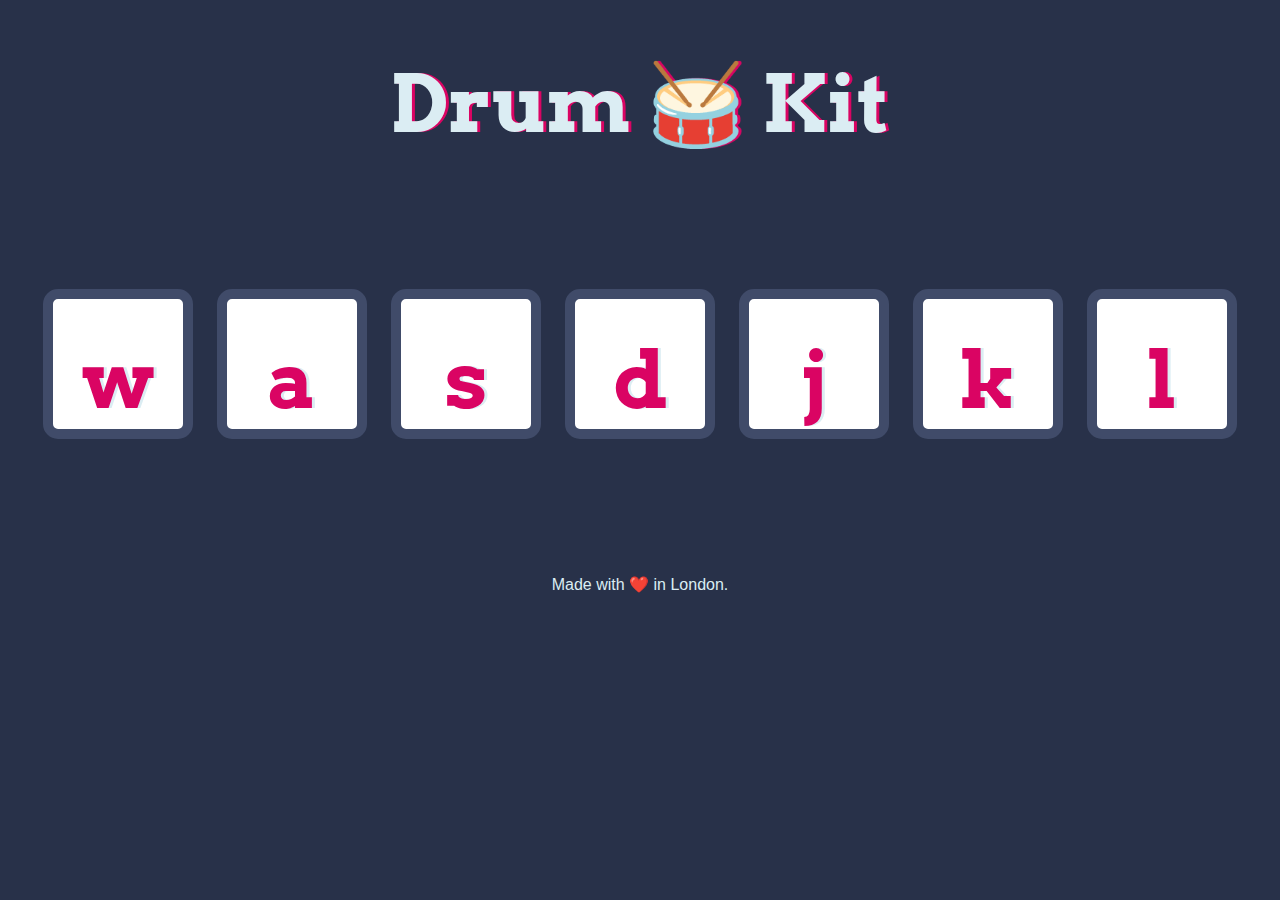
<file: Advanced JavaScript & DOM Manipulation/index.html>
<!DOCTYPE html>
<html lang="en" dir="ltr">

<head>
  <meta charset="utf-8">
  <title>Drum Kit</title>
  <link rel="stylesheet" href="styles.css">
  <link href="https://fonts.googleapis.com/css?family=Arvo" rel="stylesheet">
</head>

<body>

  <h1 id="title">Drum 🥁 Kit</h1>
  <div class="set">
    <button class="w drum">w</button>
    <button class="a drum">a</button>
    <button class="s drum">s</button>
    <button class="d drum">d</button>
    <button class="j drum">j</button>
    <button class="k drum">k</button>
    <button class="l drum">l</button>
  </div>


  <footer>
    Made with ❤️ in London.
  </footer>
</body>

</html>
</file>
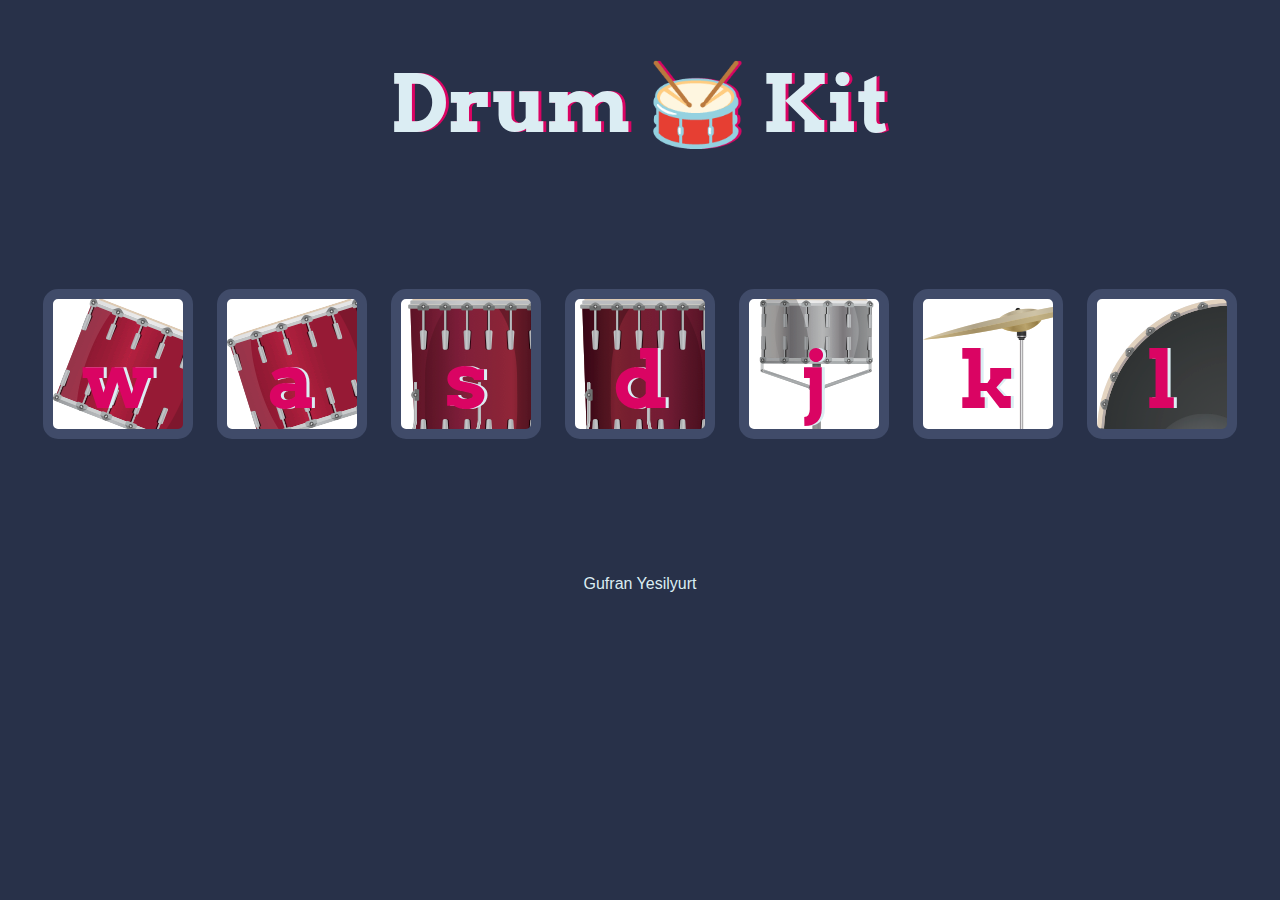
<file: Advanced JavaScript - DOM Manipulation/index.html>
<!DOCTYPE html>
<html lang="en" dir="ltr">

<head>
  <meta charset="utf-8">
  <title>Drum Kit</title>
  <link rel="stylesheet" href="styles.css">
  <link href="https://fonts.googleapis.com/css?family=Arvo" rel="stylesheet">
</head>

<body>

  <h1 id="title">Drum 🥁 Kit</h1>
  <div class="set">
    <button class="w drum">w</button>
    <button class="a drum">a</button>
    <button class="s drum">s</button>
    <button class="d drum">d</button>
    <button class="j drum">j</button>
    <button class="k drum">k</button>
    <button class="l drum">l</button>
  </div>


  <footer>
    Gufran Yesilyurt
  </footer>

  <script type="text/javascript" src="index.js"></script>
</body>

</html>
</file>
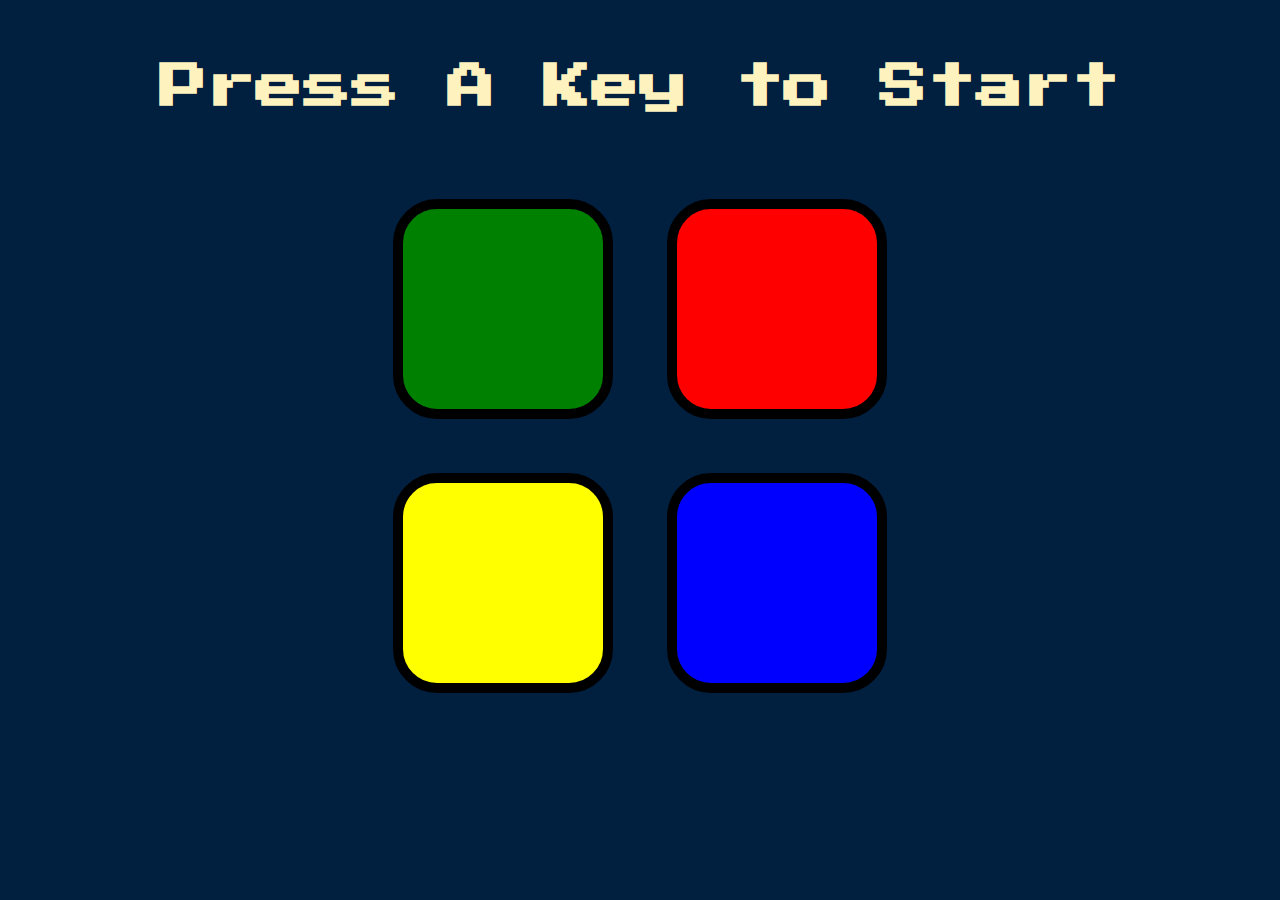
<file: Challenge 2 - The Simon Game/index.html>
<!DOCTYPE html>
<html lang="en" dir="ltr">
  <head>
    <meta charset="utf-8" />
    <title>Simon</title>
    <link rel="stylesheet" href="styles.css" />
    <link
      href="https://fonts.googleapis.com/css?family=Press+Start+2P"
      rel="stylesheet"
    />
  </head>

  <body>
    <h1 id="level-title">Press A Key to Start</h1>
    <div class="container">
      <div class="row">
        <div type="button" id="green" class="btn green"></div>

        <div type="button" id="red" class="btn red"></div>
      </div>

      <div class="row">
        <div type="button" id="yellow" class="btn yellow"></div>
        <div type="button" id="blue" class="btn blue"></div>
      </div>
    </div>

    <script src="https://ajax.googleapis.com/ajax/libs/jquery/3.6.0/jquery.min.js"></script>
    <script src="game.js"></script>
  </body>
</html>
</file>
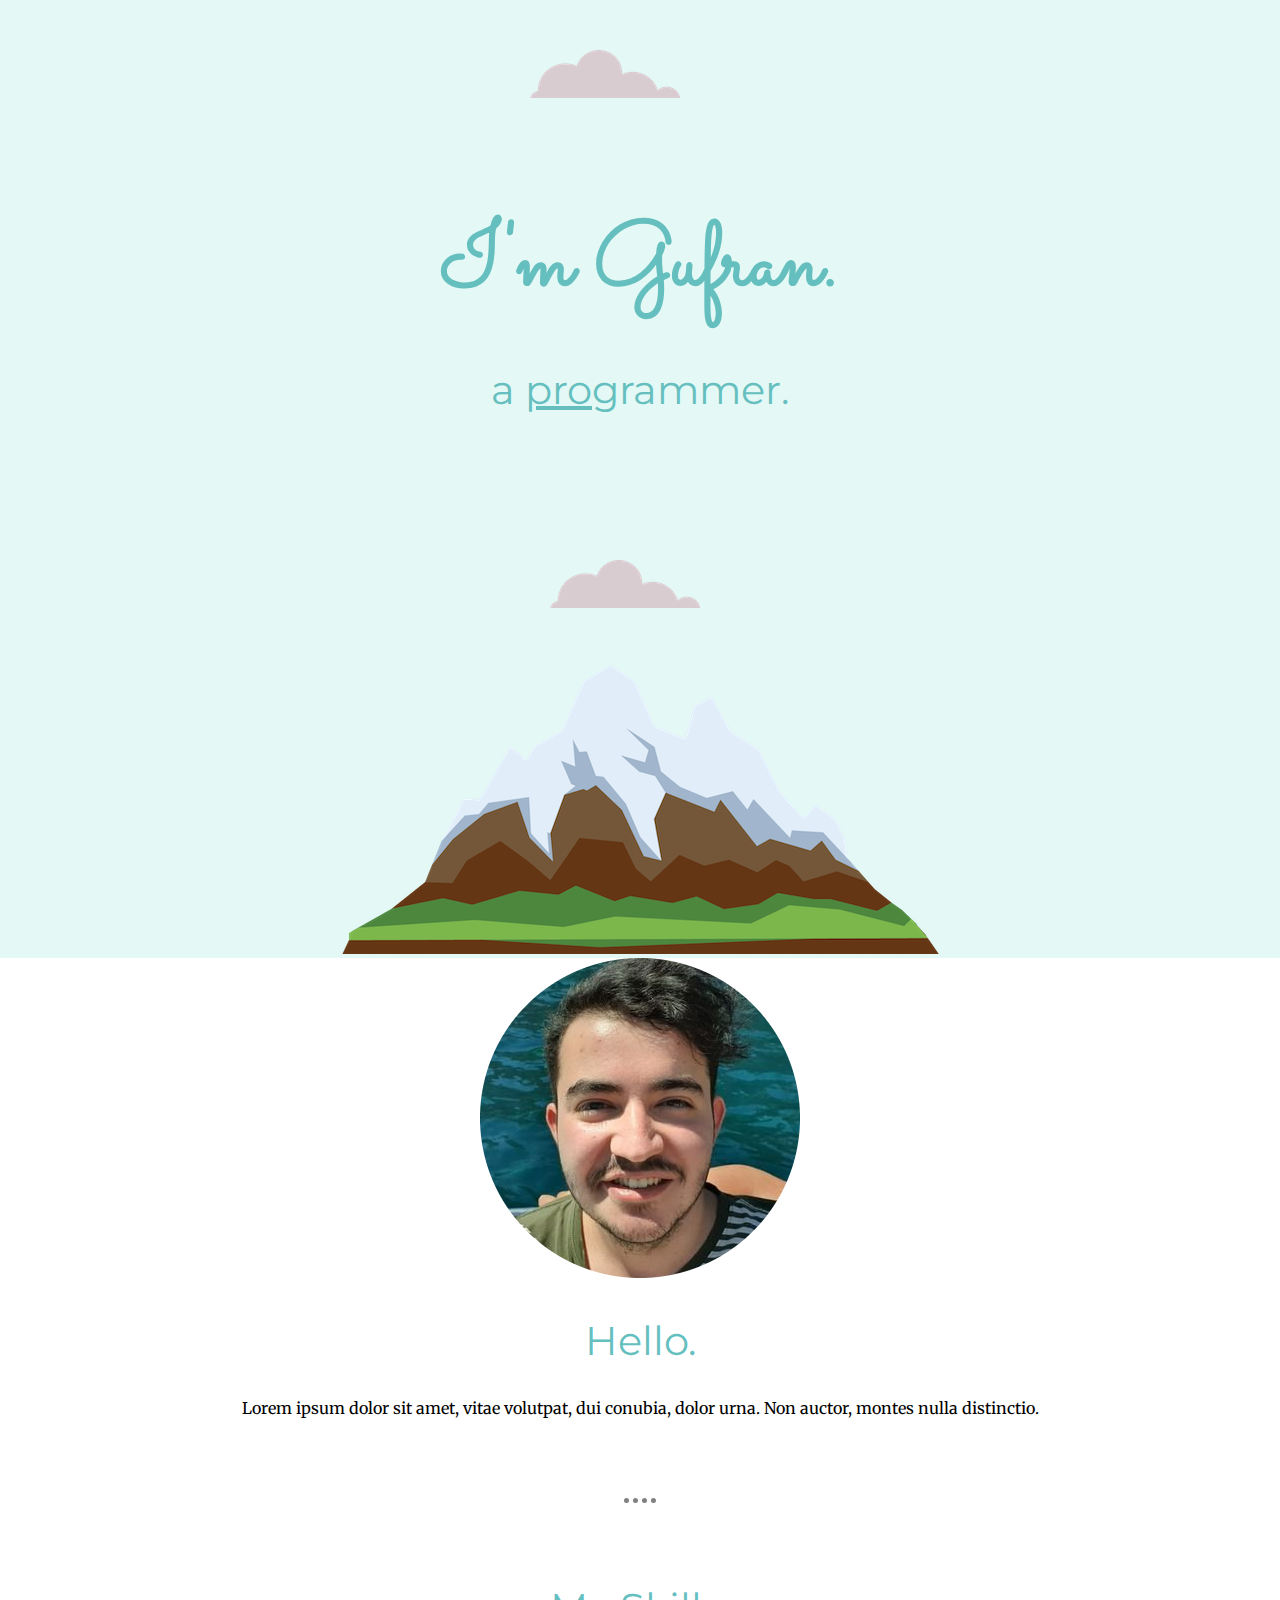
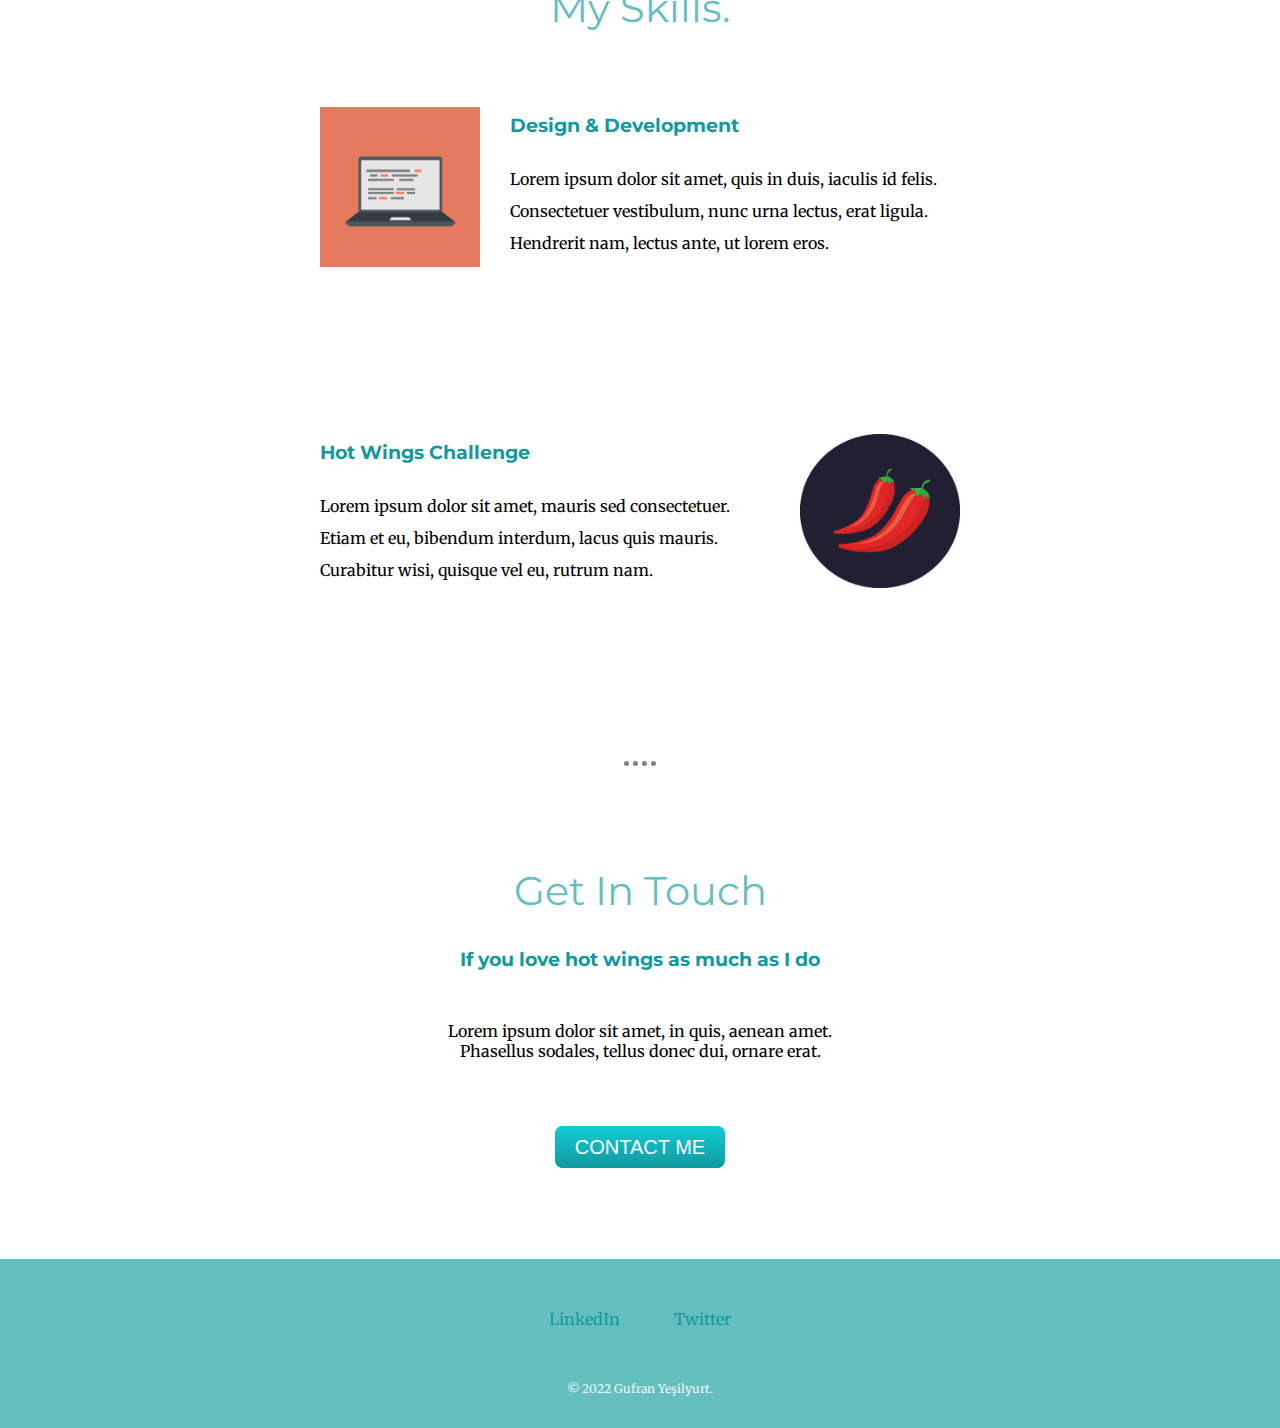
<file: CSS - My Site/index.html>
<!DOCTYPE html>
<html lang="en">
  <head>
    <meta charset="UTF-8" />
    <meta http-equiv="X-UA-Compatible" content="IE=edge" />
    <meta name="viewport" content="width=device-width, initial-scale=1.0" />
    <title>CSS - My Site</title>
    <link rel="stylesheet" href="css/styles.css" />
    <link rel="icon" href="favicon.ico" />
    <link rel="preconnect" href="https://fonts.googleapis.com" />
    <link rel="preconnect" href="https://fonts.gstatic.com" crossorigin />
    <link
      href="https://fonts.googleapis.com/css2?family=Merriweather&family=Montserrat&family=Sacramento&display=swap"
      rel="stylesheet"
    />
  </head>
  <body>
    <div class="top-container">
      <img class="top-cloud" src="images/cloud.png" alt="top-cloud-image" />
      <h1>I'm Gufran.</h1>
      <h2>a <span class="pro">pro</span>grammer.</h2>
      <img
        class="bottom-cloud"
        src="images/cloud.png"
        alt="bottom-cloud-image"
      />
      <img class="mountain-img" src="images/mountain.png" alt="mountain-image" />
    </div>
    <div class="middle-container">
      <div class="profile">
        <img src="images/gufran.png" alt="profile-image" />

        <h2>Hello.</h2>

        <p>
          Lorem ipsum dolor sit amet, vitae volutpat, dui conubia, dolor urna.
          Non auctor, montes nulla distinctio.
        </p>
      </div>

      <hr />

      <div class="skills">
        <h2>My Skills.</h2>

        <div class="skill-row">
          <img class="computer-img" src="images/computer.png" alt="computer-image" />

          <h3>Design & Development</h3>

          <p>
            Lorem ipsum dolor sit amet, quis in duis, iaculis id felis.
            Consectetuer vestibulum, nunc urna lectus, erat ligula. Hendrerit
            nam, lectus ante, ut lorem eros.
          </p>
        </div>

        <div class="skill-row">
          <img class="chillie-img" src="images/chillies.png" alt="chillie-image" />

          <h3>Hot Wings Challenge</h3>

          <p>
            Lorem ipsum dolor sit amet, mauris sed consectetuer. Etiam et eu,
            bibendum interdum, lacus quis mauris. Curabitur wisi, quisque vel
            eu, rutrum nam.
          </p>
        </div>
      </div>

      <hr />

      <div class="contact-me">
        <h2>Get In Touch</h2>

        <h3>If you love hot wings as much as I do</h3>

        <p class="contact-text">
          Lorem ipsum dolor sit amet, in quis, aenean amet. Phasellus sodales,
          tellus donec dui, ornare erat.
        </p>

        <a class="btn" href="mailto:name@email.com">CONTACT ME</a>
      </div>
    </div>

    <div class="bottom-container">
      <a class="footer-link" href="https://www.linkedin.com/">LinkedIn</a>

      <a class="footer-link" href="https://twitter.com/">Twitter</a>

      <p class="footer-text">© 2022 Gufran Yeşilyurt.</p>
    </div>
  </body>
</html>
</file>
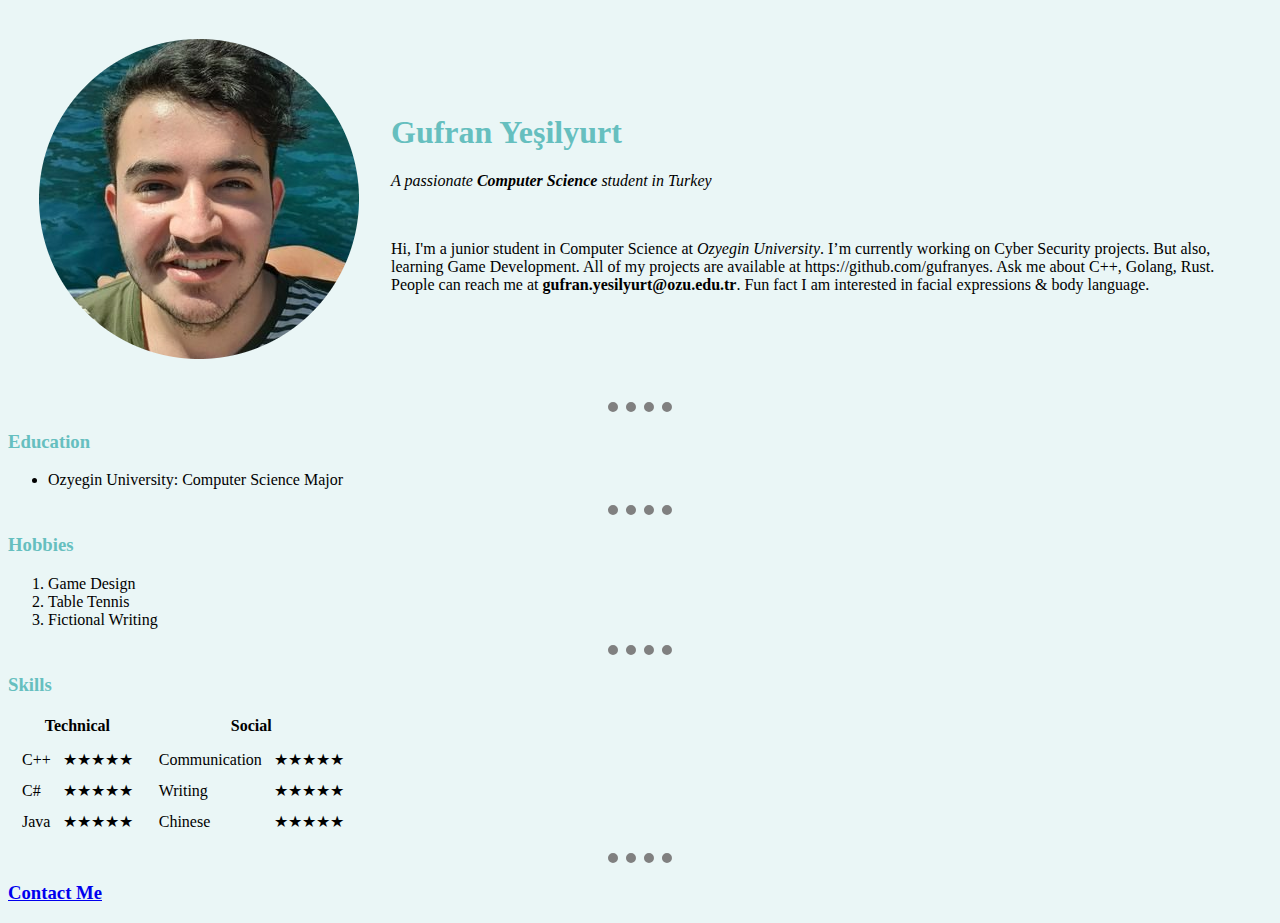
<file: IntroductionHTML/index.html>
<!DOCTYPE html>
<html lang="en">
  <head>
    <meta charset="UTF-8" />
    <meta http-equiv="X-UA-Compatible" content="IE=edge" />
    <meta name="viewport" content="width=device-width, initial-scale=1.0" />
    <title>Gufran's Personal Webpage</title>
    <link rel="stylesheet" href="css/styles.css" />
  </head>
  <body>
    <table cellspacing="30">
      <tr>
        <td>
          <img
            src="img/sE9b-pP0_400x400-modified.png"
            alt="gufran-profile-img"
          />
        </td>
        <td>
          <h1>Gufran Yeşilyurt</h1>
          <p>
            <em
              >A passionate <strong>Computer Science</strong> student in
              Turkey</em
            >
          </p>
          <br />
          <p>
            Hi, I'm a junior student in Computer Science at
            <em>Ozyegin University</em>. I’m currently working on Cyber Security
            projects. But also, learning Game Development. All of my projects
            are available at https://github.com/gufranyes. Ask me about C++,
            Golang, Rust. People can reach me at
            <strong>gufran.yesilyurt@ozu.edu.tr</strong>. Fun fact I am
            interested in facial expressions & body language.
          </p>
        </td>
      </tr>
    </table>
    <hr />
    <h3>Education</h3>
    <ul>
      <li>Ozyegin University: Computer Science Major</li>
    </ul>
    <hr />
    <h3>Hobbies</h3>
    <ol>
      <li>Game Design</li>
      <li>Table Tennis</li>
      <li>Fictional Writing</li>
    </ol>
    <hr />
    <h3>Skills</h3>
    <table>
      <thead>
        <th>Technical</th>
        <th>Social</th>
      </thead>
      <tbody>
        <tr>
          <td>
            <table cellspacing="10">
              <tr>
                <td>C++</td>
                <td>★★★★★</td>
              </tr>
              <tr>
                <td>C#</td>
                <td>★★★★★</td>
              </tr>
              <tr>
                <td>Java</td>
                <td>★★★★★</td>
              </tr>
            </table>
          </td>
          <td>
            <table cellspacing="10">
              <tr>
                <td>Communication</td>
                <td>★★★★★</td>
              </tr>
              <tr>
                <td>Writing</td>
                <td>★★★★★</td>
              </tr>
              <tr>
                <td>Chinese</td>
                <td>★★★★★</td>
              </tr>
            </table>
          </td>
        </tr>
      </tbody>
    </table>
    <hr />
    <h3><a href="contact.html">Contact Me</a></h3>
  </body>
</html>
</file>
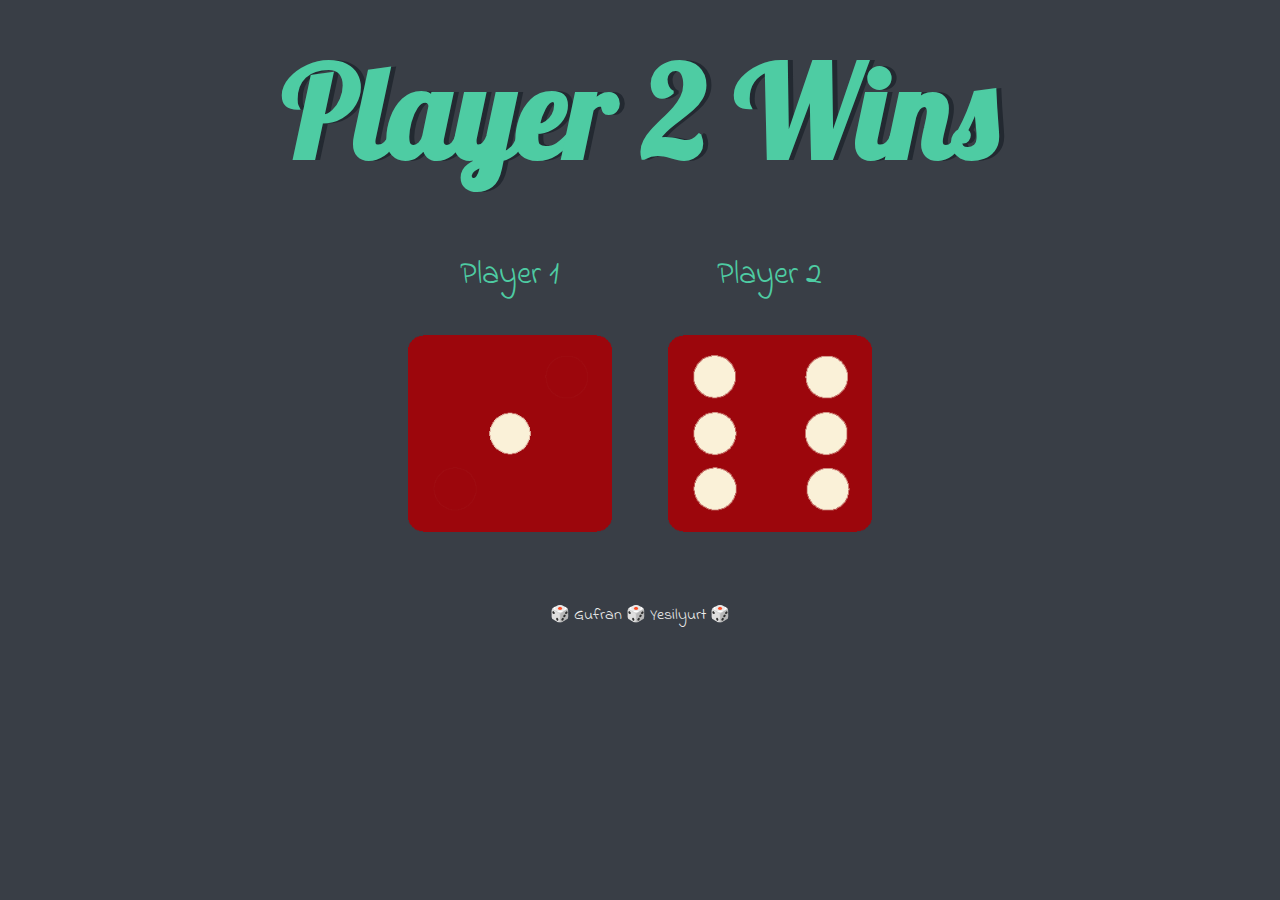
<file: Challenge - The Dicee Game/dicee.html>
<!DOCTYPE html>
<html lang="en" dir="ltr">
  <head>
    <meta charset="utf-8">
    <title>Dicee</title>
    <link rel="stylesheet" href="styles.css">
    <link href="https://fonts.googleapis.com/css?family=Indie+Flower|Lobster" rel="stylesheet">

  </head>
  <body>

    <div class="container">
      <h1>Refresh Me</h1>

      <div class="dice">
        <p>Player 1</p>
        <img class="img1" src="images/dice6.png">
      </div>

      <div class="dice">
        <p>Player 2</p>
        <img class="img2" src="images/dice6.png">
      </div>

    </div>


  </body>

  <footer>
    🎲 Gufran 🎲 Yesilyurt 🎲
  </footer>

  <script type="text/javascript" src="index.js"></script>
</html>
</file>
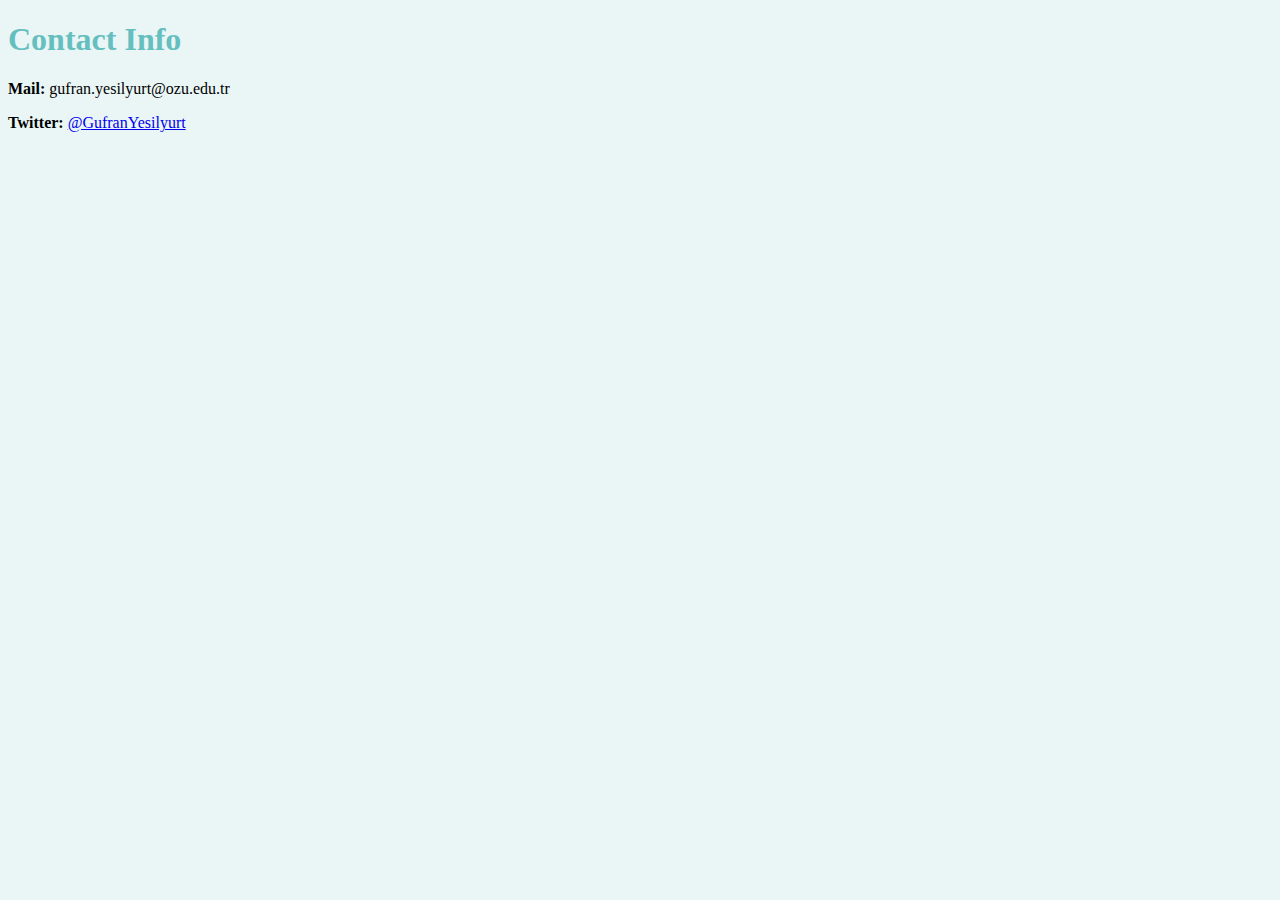
<file: IntroductionHTML/contact.html>
<!DOCTYPE html>
<html lang="en">
  <head>
    <meta charset="UTF-8" />
    <meta http-equiv="X-UA-Compatible" content="IE=edge" />
    <meta name="viewport" content="width=device-width, initial-scale=1.0" />
    <title>Contact Me</title>
    <link rel="stylesheet" href="css/styles.css" />
  </head>
  <body>
    <h1>Contact Info</h1>
    <p><strong>Mail:</strong> gufran.yesilyurt@ozu.edu.tr</p>
    <p>
      <strong>Twitter:</strong>
      <a href="https://twitter.com/GufranYesilyurt">@GufranYesilyurt</a>
    </p>
  </body>
</html>
</file>
<file: Advanced JavaScript & DOM Manipulation/styles.css>
body {
  text-align: center;
  background-color: #283149;
}

h1 {
  font-size: 5rem;
  color: #DBEDF3;
  font-family: "Arvo", cursive;
  text-shadow: 3px 0 #DA0463;

}

footer {
  color: #DBEDF3;
  font-family: sans-serif;
}

.w {

}

.a {

}

.s {

}

.d {

}

.j {

}

.k {

}

.l {

}

.set {
  margin: 10% auto;
}

.game-over {
  background-color: red;
  opacity: 0.8;
}

.pressed {
  box-shadow: 0 3px 4px 0 #DBEDF3;
  opacity: 0.5;
}

.red {
  color: red;
}

.drum {
  outline: none;
  border: 10px solid #404B69;
  font-size: 5rem;
  font-family: 'Arvo', cursive;
  line-height: 2;
  font-weight: 900;
  color: #DA0463;
  text-shadow: 3px 0 #DBEDF3;
  border-radius: 15px;
  display: inline-block;
  width: 150px;
  height: 150px;
  text-align: center;
  margin: 10px;
  background-color: white;
}
</file>
<file: Advanced JavaScript - DOM Manipulation/styles.css>
body {
  text-align: center;
  background-color: #283149;
}

h1 {
  font-size: 5rem;
  color: #dbedf3;
  font-family: "Arvo", cursive;
  text-shadow: 3px 0 #da0463;
}

footer {
  color: #dbedf3;
  font-family: sans-serif;
}

.w {
  background: url("images/tom1.png") no-repeat top left;
}

.a {
  background: url("images/tom2.png") no-repeat top left;
}

.s {
  background: url("images/tom3.png") no-repeat top left;
}

.d {
  background: url("images/tom4.png") no-repeat top left;
}

.j {
  background: url("images/snare.png") no-repeat top left;
}

.k {
  background: url("images/crash.png") no-repeat top left;
}

.l {
  background: url("images/kick.png") no-repeat top left;
}

.set {
  margin: 10% auto;
}

.game-over {
  background-color: red;
  opacity: 0.8;
}

.pressed {
  box-shadow: 0 3px 4px 0 #dbedf3;
  opacity: 0.5;
}

.red {
  color: red;
}

.drum {
  outline: none;
  border: 10px solid #404b69;
  font-size: 5rem;
  font-family: "Arvo", cursive;
  line-height: 2;
  font-weight: 900;
  color: #da0463;
  text-shadow: 3px 0 #dbedf3;
  border-radius: 15px;
  display: inline-block;
  width: 150px;
  height: 150px;
  text-align: center;
  margin: 10px;
  background-color: white;
}
</file>
<file: Challenge 2 - The Simon Game/styles.css>
body {
  text-align: center;
  background-color: #011F3F;
}

#level-title {
  font-family: 'Press Start 2P', cursive;
  font-size: 3rem;
  margin:  5%;
  color: #FEF2BF;
}

.container {
  display: block;
  width: 50%;
  margin: auto;

}

.btn {
  margin: 25px;
  display: inline-block;
  height: 200px;
  width: 200px;
  border: 10px solid black;
  border-radius: 20%;
}

.game-over {
  background-color: red;
  opacity: 0.8;
}

.red {
  background-color: red;
}

.green {
  background-color: green;
}

.blue {
  background-color: blue;
}

.yellow {
  background-color: yellow;
}

.pressed {
  box-shadow: 0 0 20px white;
  background-color: grey;
}
</file>
<file: CSS - My Site/css/styles.css>
body {
  margin: 0;
  text-align: center;
  font-family: 'Merriweather', serif;
}

h1 {
  font-size: 562.5%;
  margin: 100px auto 0;
  font-family: 'Sacramento', cursive;
  color: #66BFBF;
}

h2{
  font-family: 'Montserrat', sans-serif;
  font-size: 2.5rem;
  color: #66BFBF;
  font-weight: normal;
}

h3{
  font-family: 'Montserrat', sans-serif;
  color: #11999E;
}

a{
  color: #11999E;
  margin: auto 25px;
  text-decoration: none;
}

a:hover{
  color: #eaf6f6;
}

.top-container {
  background-color: #e4f9f5;
  position: relative;
  padding-top: 100px;
}

hr {
  border-style: dotted none none none;
  margin: 80px auto;
  border-width: 5px;
  width: 2.5%;
  border-color: gray;
}

.pro{
  text-decoration: underline;
}

.top-cloud{
  position: absolute;
  right: 600px;
  top: 50px;
}

.bottom-cloud{
  position: absolute;
  left: 550px;
  bottom: 350px;
}

.mountain-img{
  margin-top: 150px;
}

.skill-row{
  width: 50%;
  margin: 75px auto 175px;
  text-align: left;
  line-height: 2;
}

.computer-img{
  width: 25%;
  float: left;
  margin-right: 30px;
}

.chillie-img{
  width: 25%;
  float: right;
  margin-left: 30px;
}

.btn {
  background: #11cdd4;
  background-image: -webkit-linear-gradient(top, #11cdd4, #11999e);
  background-image: -moz-linear-gradient(top, #11cdd4, #11999e);
  background-image: -ms-linear-gradient(top, #11cdd4, #11999e);
  background-image: -o-linear-gradient(top, #11cdd4, #11999e);
  background-image: linear-gradient(to bottom, #11cdd4, #11999e);
  -webkit-border-radius: 8;
  -moz-border-radius: 8;
  border-radius: 8px;
  font-family: Arial;
  color: #ffffff;
  font-size: 20px;
  padding: 10px 20px 10px 20px;
  text-decoration: none;
}

.btn:hover {
  background: #30e3cb;
  background-image: -webkit-linear-gradient(top, #30e3cb, #2bc4ad);
  background-image: -moz-linear-gradient(top, #30e3cb, #2bc4ad);
  background-image: -ms-linear-gradient(top, #30e3cb, #2bc4ad);
  background-image: -o-linear-gradient(top, #30e3cb, #2bc4ad);
  background-image: linear-gradient(to bottom, #30e3cb, #2bc4ad);
  text-decoration: none;
}

.contact-me{
  margin: 100px;
}

.contact-text{
  width: 40%;
  margin: 50px auto 75px;
}

.bottom-container{
  background-color: #66BFBF;
  padding: 50px 0 20px;
}

.footer-text{
  color: #eaf6f6;
  font-size: 0.75rem;
  padding-top: 40px;
}
</file>
<file: IntroductionHTML/css/styles.css>
body {
  background-color: #eaf6f6;
}

hr {
  border-style: dotted none none none;
  border-width: 10px;
  width: 5%;
  border-color: gray;
}
h1,
h3 {
  color: #66bfbf;
}
</file>
<file: Challenge - The Dicee Game/styles.css>
.container {
  width: 70%;
  margin: auto;
  text-align: center;
}

.dice {
  text-align: center;
  display: inline-block;

}

body {
  background-color: #393E46;
}

h1 {
  margin: 30px;
  font-family: 'Lobster', cursive;
  text-shadow: 5px 0 #232931;
  font-size: 8rem;
  color: #4ECCA3;
}

p {
  font-size: 2rem;
  color: #4ECCA3;
  font-family: 'Indie Flower', cursive;
}

img {
  width: 80%;
}

footer {
  margin-top: 5%;
  color: #EEEEEE;
  text-align: center;
  font-family: 'Indie Flower', cursive;

}
</file>
